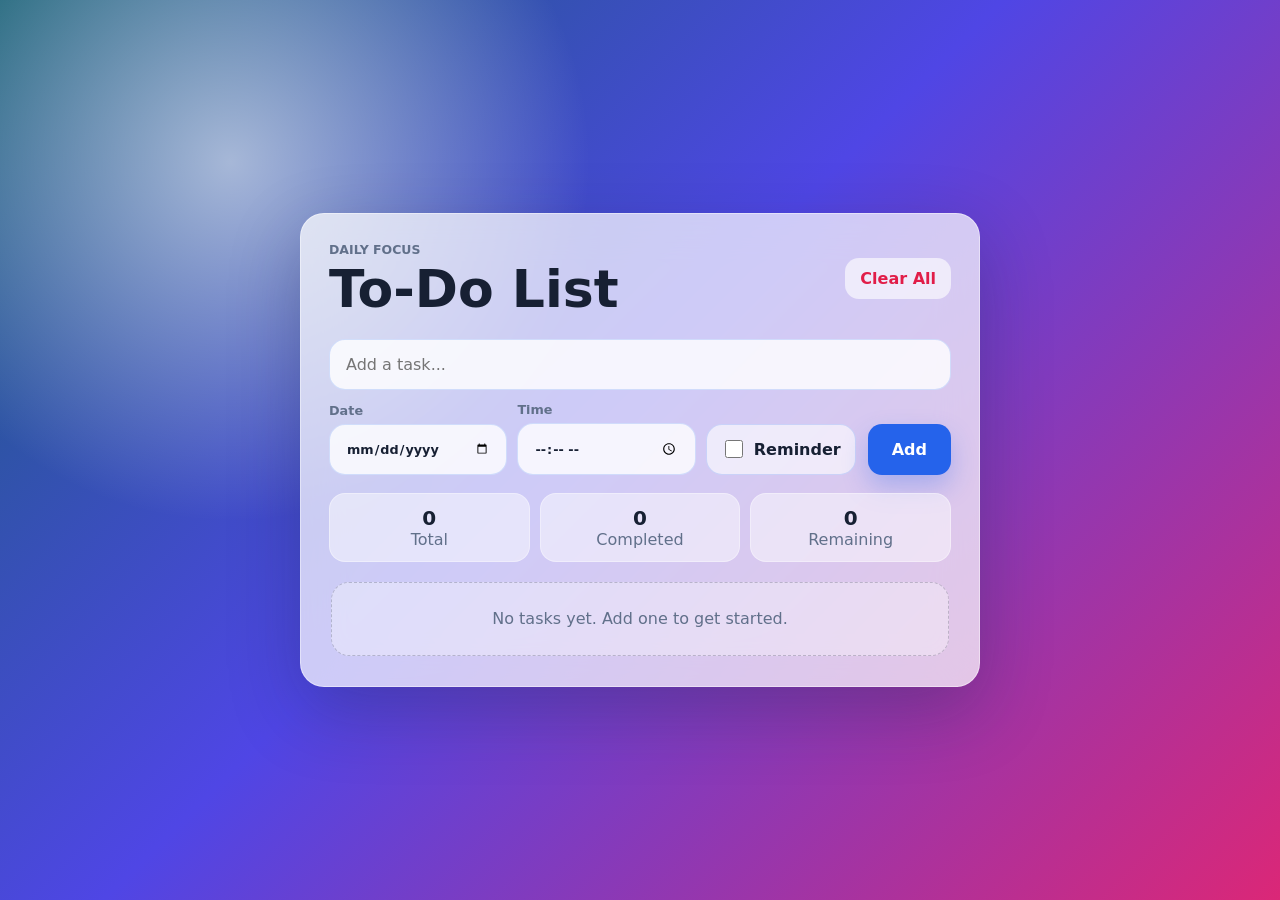
<file: index.html>
<!DOCTYPE html>
<html lang="en">
<head>
  <meta charset="UTF-8">
  <meta name="viewport" content="width=device-width, initial-scale=1.0">
  <title>Modern To-Do List</title>
  <link rel="stylesheet" href="style.css">
</head>
<body>
  <main class="app-shell">
    <section class="todo-card" aria-labelledby="app-title">
      <header class="app-header">
        <div>
          <p class="eyebrow">Daily Focus</p>
          <h1 id="app-title">To-Do List</h1>
        </div>
        <button class="clear-button" id="clearAllButton" type="button">Clear All</button>
      </header>

      <form class="task-form" id="taskForm" autocomplete="off">
        <div class="task-main-field">
          <label class="sr-only" for="taskInput">Task description</label>
          <input
            id="taskInput"
            class="task-input"
            type="text"
            placeholder="Add a task..."
            maxlength="120"
            aria-label="Task description"
          >
        </div>

        <div class="schedule-fields">
          <label class="field-label" for="taskDate">
            Date
            <input id="taskDate" class="schedule-input" type="date" aria-label="Task date">
          </label>

          <label class="field-label" for="taskTime">
            Time
            <input id="taskTime" class="schedule-input" type="time" aria-label="Task time">
          </label>

          <label class="reminder-option" for="taskReminder">
            <input id="taskReminder" type="checkbox">
            <span>Reminder</span>
          </label>
        </div>

        <div class="form-actions">
          <button class="add-button" id="submitTaskButton" type="submit">Add</button>
          <button class="cancel-button" id="cancelEditButton" type="button" hidden>Cancel</button>
        </div>
      </form>

      <div class="task-stats" aria-live="polite">
        <span><strong id="totalTasks">0</strong> Total</span>
        <span><strong id="completedTasks">0</strong> Completed</span>
        <span><strong id="remainingTasks">0</strong> Remaining</span>
      </div>

      <ul class="task-list" id="taskList" aria-label="Tasks"></ul>
    </section>
  </main>

  <script src="script.js"></script>
</body>
</html>
</file>
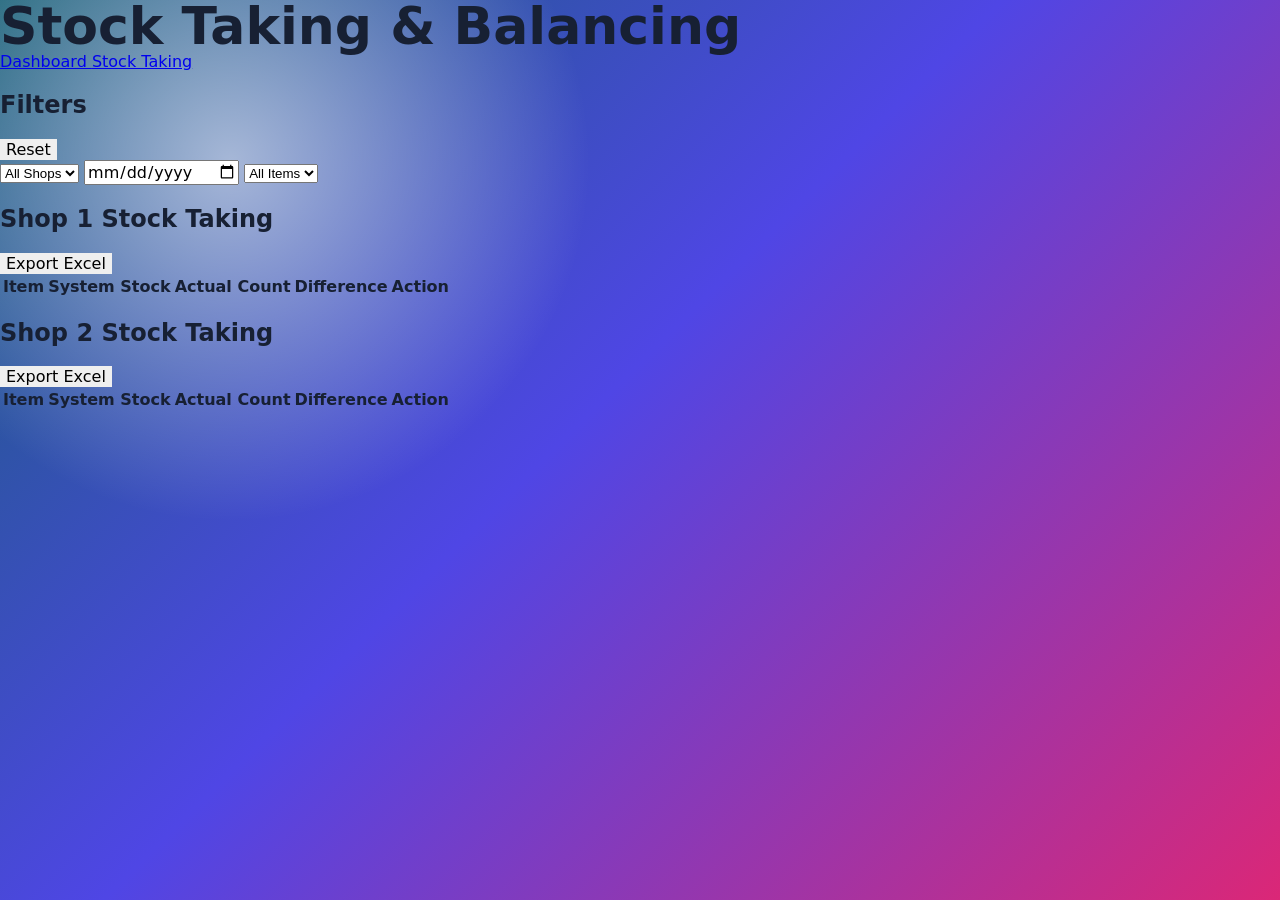
<file: stock-taking.html>
<!DOCTYPE html>
<html lang="en">
<head>

    <meta charset="UTF-8">

    <meta
        name="viewport"
        content="width=device-width, initial-scale=1.0"
    >

    <title>Stock Taking</title>

    <link rel="stylesheet" href="style.css?v=20260518">

</head>
<body>

    <!-- HEADER -->
    <header class="header">

        <div class="header-top">

            <h1>Stock Taking & Balancing</h1>

            <nav>

                <a href="index.html">
                    Dashboard
                </a>

                <a href="stock-taking.html?v=20260518">
                    Stock Taking
                </a>

            </nav>

        </div>

    </header>

    <main class="container">

        <!-- FILTERS -->
        <section class="inventory-section">

            <div class="section-header">
                <h2>Filters</h2>
                <button type="button" class="export-btn" id="resetStockTakeFilters">
                    Reset
                </button>
            </div>

            <div class="filters-grid">

                <select id="stockTakeShopFilter" aria-label="Filter by shop">
                    <option value="">
                        All Shops
                    </option>

                    <option value="Shop 1">
                        Shop 1
                    </option>

                    <option value="Shop 2">
                        Shop 2
                    </option>
                </select>

                <input
                    type="date"
                    id="stockTakeDateFilter"
                    aria-label="Filter by date"
                >

                <select id="stockTakeItemFilter" aria-label="Filter by item">
                    <option value="">
                        All Items
                    </option>
                </select>

            </div>

        </section>

        <!-- SHOP 1 -->
        <section class="inventory-section" id="stockTakeShop1Section">

            <div class="section-header">
                <h2>Shop 1 Stock Taking</h2>
                <button type="button" class="export-btn" data-export="stockTakeShop1">
                    Export Excel
                </button>
            </div>

            <table>

                <thead>

                    <tr>

                        <th>Item</th>

                        <th>System Stock</th>

                        <th>Actual Count</th>

                        <th>Difference</th>

                        <th>Action</th>

                    </tr>

                </thead>

                <tbody id="stockTakeShop1Body">

                </tbody>

            </table>

        </section>

        <!-- SHOP 2 -->
        <section class="inventory-section" id="stockTakeShop2Section">

            <div class="section-header">
                <h2>Shop 2 Stock Taking</h2>
                <button type="button" class="export-btn" data-export="stockTakeShop2">
                    Export Excel
                </button>
            </div>

            <table>

                <thead>

                    <tr>

                        <th>Item</th>

                        <th>System Stock</th>

                        <th>Actual Count</th>

                        <th>Difference</th>

                        <th>Action</th>

                    </tr>

                </thead>

                <tbody id="stockTakeShop2Body">

                </tbody>

            </table>

        </section>

    </main>

    <script src="script.js?v=20260518"></script>

</body>
</html>
</file>
<file: style.css>
:root {
  --text: #172033;
  --muted: #61708a;
  --surface: rgba(255, 255, 255, 0.72);
  --surface-strong: rgba(255, 255, 255, 0.9);
  --border: rgba(255, 255, 255, 0.42);
  --accent: #2563eb;
  --accent-dark: #1d4ed8;
  --danger: #e11d48;
  --danger-dark: #be123c;
  --success: #059669;
  --shadow: 0 24px 70px rgba(22, 32, 55, 0.28);
}

* {
  box-sizing: border-box;
}

body {
  min-height: 100vh;
  margin: 0;
  font-family: "Inter", system-ui, -apple-system, BlinkMacSystemFont, "Segoe UI", sans-serif;
  color: var(--text);
  background:
    radial-gradient(circle at 18% 18%, rgba(255, 255, 255, 0.58), transparent 28%),
    linear-gradient(135deg, #155e75 0%, #4f46e5 46%, #db2777 100%);
}

button,
input {
  font: inherit;
}

button {
  border: 0;
  cursor: pointer;
}

.app-shell {
  min-height: 100vh;
  display: grid;
  place-items: center;
  padding: 32px 16px;
}

.todo-card {
  width: min(100%, 680px);
  padding: 28px;
  border: 1px solid var(--border);
  border-radius: 24px;
  background: var(--surface);
  box-shadow: var(--shadow);
  backdrop-filter: blur(22px);
  -webkit-backdrop-filter: blur(22px);
}

.app-header {
  display: flex;
  align-items: center;
  justify-content: space-between;
  gap: 18px;
  margin-bottom: 24px;
}

.eyebrow {
  margin: 0 0 6px;
  color: var(--muted);
  font-size: 0.78rem;
  font-weight: 700;
  letter-spacing: 0;
  text-transform: uppercase;
}

h1 {
  margin: 0;
  font-size: clamp(2rem, 5vw, 3.25rem);
  line-height: 1;
}

.task-form {
  display: grid;
  grid-template-columns: 1fr auto;
  gap: 12px;
  margin-bottom: 18px;
}

.task-main-field {
  grid-column: 1 / -1;
}

.schedule-fields {
  display: grid;
  grid-template-columns: minmax(0, 1fr) minmax(0, 1fr) auto;
  gap: 10px;
  align-items: end;
}

.field-label {
  display: grid;
  gap: 6px;
  color: var(--muted);
  font-size: 0.8rem;
  font-weight: 700;
}

.task-input,
.schedule-input {
  width: 100%;
  min-width: 0;
  border: 1px solid rgba(37, 99, 235, 0.18);
  border-radius: 16px;
  padding: 15px 16px;
  color: var(--text);
  background: rgba(255, 255, 255, 0.82);
  outline: none;
  transition: border-color 180ms ease, box-shadow 180ms ease, background-color 180ms ease;
}

.schedule-input {
  min-height: 51px;
}

.task-input:focus,
.schedule-input:focus {
  border-color: rgba(37, 99, 235, 0.75);
  background: var(--surface-strong);
  box-shadow: 0 0 0 4px rgba(37, 99, 235, 0.16);
}

.add-button,
.cancel-button,
.edit-button,
.clear-button,
.delete-button {
  border-radius: 14px;
  font-weight: 700;
  transition: transform 180ms ease, box-shadow 180ms ease, background-color 180ms ease, color 180ms ease;
}

.form-actions {
  display: flex;
  align-self: end;
  gap: 10px;
}

.add-button {
  padding: 0 24px;
  color: #ffffff;
  background: var(--accent);
  box-shadow: 0 12px 26px rgba(37, 99, 235, 0.28);
}

.task-form .add-button,
.task-form .cancel-button {
  min-height: 51px;
}

.add-button:hover {
  background: var(--accent-dark);
  transform: translateY(-1px);
}

.cancel-button {
  padding: 0 18px;
  color: var(--muted);
  background: rgba(255, 255, 255, 0.68);
}

.cancel-button:hover {
  color: var(--text);
  background: var(--surface-strong);
  transform: translateY(-1px);
}

.reminder-option {
  display: inline-flex;
  align-items: center;
  justify-content: center;
  gap: 8px;
  min-height: 51px;
  padding: 0 14px;
  border: 1px solid rgba(37, 99, 235, 0.18);
  border-radius: 16px;
  color: var(--text);
  font-weight: 700;
  background: rgba(255, 255, 255, 0.62);
  cursor: pointer;
  transition: border-color 180ms ease, background-color 180ms ease, box-shadow 180ms ease;
}

.reminder-option:hover,
.reminder-option:focus-within {
  border-color: rgba(37, 99, 235, 0.58);
  background: var(--surface-strong);
  box-shadow: 0 0 0 4px rgba(37, 99, 235, 0.1);
}

.reminder-option input {
  width: 18px;
  height: 18px;
  accent-color: var(--accent);
}

.clear-button {
  flex: 0 0 auto;
  padding: 11px 15px;
  color: var(--danger);
  background: rgba(255, 255, 255, 0.62);
}

.clear-button:hover {
  color: #ffffff;
  background: var(--danger);
  transform: translateY(-1px);
}

.task-stats {
  display: grid;
  grid-template-columns: repeat(3, 1fr);
  gap: 10px;
  margin-bottom: 18px;
}

.task-stats span {
  min-width: 0;
  padding: 12px;
  border: 1px solid rgba(255, 255, 255, 0.36);
  border-radius: 16px;
  color: var(--muted);
  text-align: center;
  background: rgba(255, 255, 255, 0.48);
}

.task-stats strong {
  display: block;
  color: var(--text);
  font-size: 1.25rem;
}

.task-list {
  display: grid;
  gap: 12px;
  min-height: 72px;
  max-height: min(48vh, 460px);
  margin: 0;
  padding: 2px;
  overflow-y: auto;
  list-style: none;
}

.task-list:empty::before {
  content: "No tasks yet. Add one to get started.";
  display: grid;
  min-height: 72px;
  place-items: center;
  border: 1px dashed rgba(23, 32, 51, 0.22);
  border-radius: 18px;
  color: var(--muted);
  background: rgba(255, 255, 255, 0.35);
  text-align: center;
}

.task-item {
  display: grid;
  grid-template-columns: auto minmax(0, 1fr) auto;
  align-items: center;
  gap: 12px;
  padding: 12px;
  border: 1px solid rgba(255, 255, 255, 0.42);
  border-radius: 18px;
  background: rgba(255, 255, 255, 0.66);
  transition: transform 180ms ease, background-color 180ms ease, border-color 180ms ease, opacity 180ms ease;
}

.task-item:hover {
  transform: translateY(-1px);
  background: rgba(255, 255, 255, 0.84);
}

.task-item.completed {
  border-color: rgba(5, 150, 105, 0.24);
  background: rgba(236, 253, 245, 0.78);
  opacity: 0.82;
}

.complete-button {
  display: grid;
  width: 34px;
  height: 34px;
  place-items: center;
  border: 2px solid rgba(37, 99, 235, 0.34);
  border-radius: 50%;
  color: transparent;
  background: rgba(255, 255, 255, 0.7);
  transition: border-color 180ms ease, background-color 180ms ease, color 180ms ease, transform 180ms ease;
}

.complete-button:hover {
  border-color: var(--accent);
  transform: scale(1.04);
}

.task-item.completed .complete-button {
  border-color: var(--success);
  color: #ffffff;
  background: var(--success);
}

.task-text {
  min-width: 0;
  overflow-wrap: anywhere;
  font-weight: 600;
  line-height: 1.4;
  transition: color 180ms ease;
}

.task-text:hover {
  color: var(--accent);
  cursor: pointer;
}

.task-item.completed .task-text {
  color: var(--muted);
  text-decoration: line-through;
  text-decoration-thickness: 2px;
}

.task-content {
  min-width: 0;
}

.task-meta {
  display: flex;
  flex-wrap: wrap;
  gap: 8px;
  margin-top: 8px;
}

.meta-pill {
  display: inline-flex;
  align-items: center;
  min-height: 28px;
  padding: 5px 9px;
  border-radius: 999px;
  color: var(--muted);
  font-size: 0.8rem;
  font-weight: 700;
  background: rgba(255, 255, 255, 0.58);
}

.meta-pill.reminder-pill {
  color: #92400e;
  background: rgba(254, 243, 199, 0.9);
}

.task-item.completed .meta-pill {
  opacity: 0.78;
}

.task-actions {
  display: flex;
  gap: 8px;
}

.edit-button {
  padding: 9px 12px;
  color: var(--accent);
  background: rgba(37, 99, 235, 0.1);
}

.edit-button:hover {
  color: #ffffff;
  background: var(--accent-dark);
  transform: translateY(-1px);
}

.delete-button {
  padding: 9px 12px;
  color: var(--danger);
  background: rgba(225, 29, 72, 0.1);
}

.delete-button:hover {
  color: #ffffff;
  background: var(--danger-dark);
  transform: translateY(-1px);
}

.sr-only {
  position: absolute;
  width: 1px;
  height: 1px;
  padding: 0;
  overflow: hidden;
  clip: rect(0, 0, 0, 0);
  white-space: nowrap;
  border: 0;
}

@media (max-width: 560px) {
  .app-shell {
    align-items: start;
    padding-top: 18px;
  }

  .todo-card {
    padding: 20px;
    border-radius: 20px;
  }

  .app-header,
  .task-form {
    grid-template-columns: 1fr;
  }

  .app-header {
    display: grid;
    gap: 14px;
  }

  .clear-button,
  .add-button,
  .cancel-button {
    width: 100%;
    min-height: 48px;
  }

  .form-actions {
    width: 100%;
    flex-direction: column;
  }

  .schedule-fields {
    grid-template-columns: 1fr;
  }

  .task-stats {
    grid-template-columns: 1fr;
  }

  .task-item {
    grid-template-columns: auto minmax(0, 1fr);
  }

  .task-actions {
    grid-column: 2;
    flex-wrap: wrap;
    justify-self: start;
  }
}
</file>
